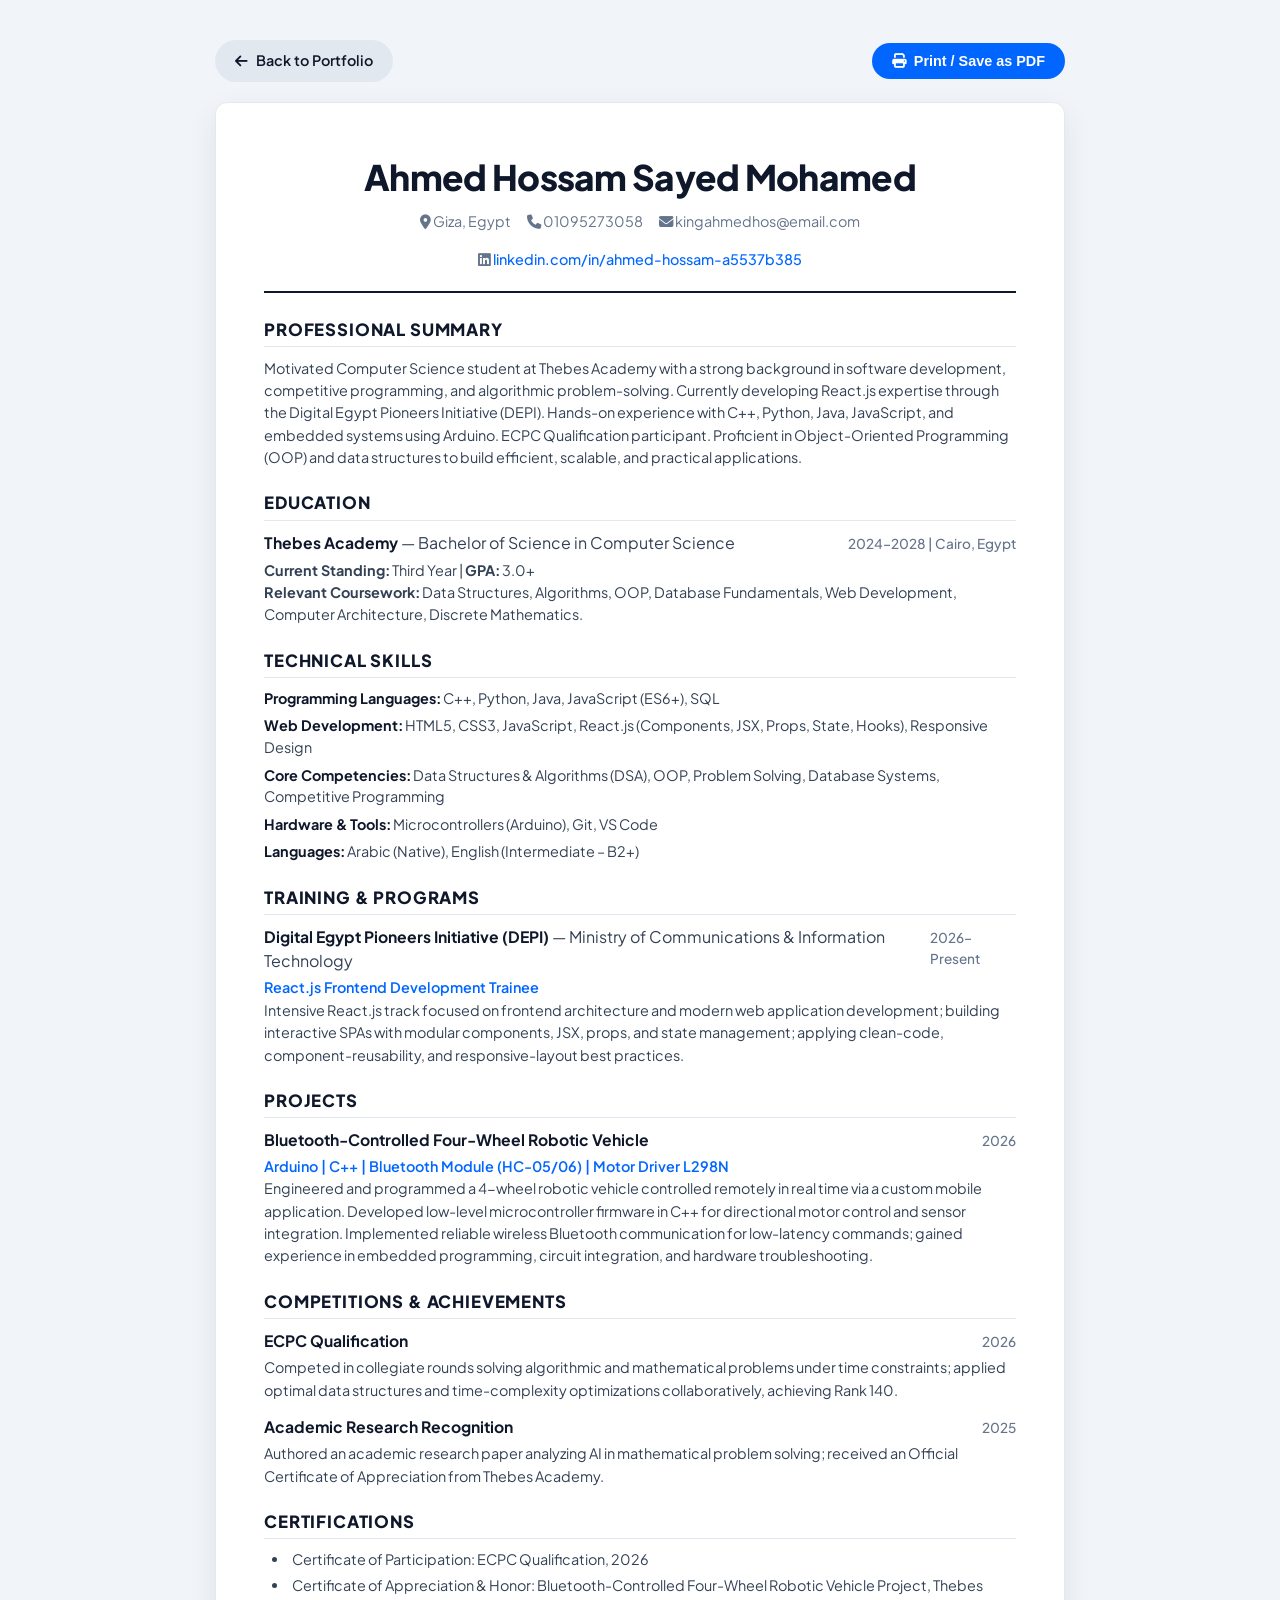
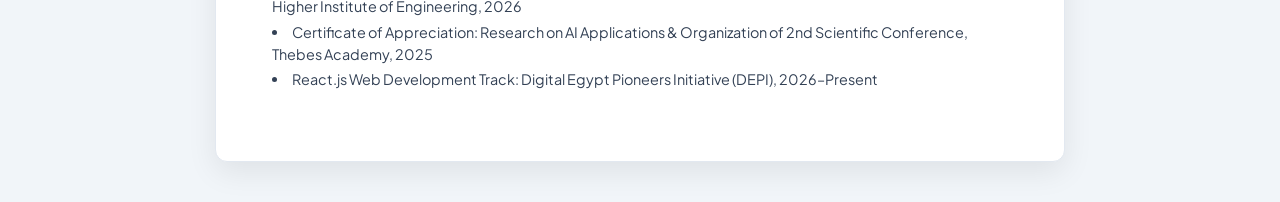
<file: resume.html>
<!DOCTYPE html>
<html lang="en">
<head>
  <meta charset="UTF-8" />
  <meta name="viewport" content="width=device-width, initial-scale=1.0" />
  <title>Ahmed Hossam Sayed Mohamed - Resume / CV</title>
  <link rel="preconnect" href="https://fonts.googleapis.com" />
  <link rel="preconnect" href="https://fonts.gstatic.com" crossorigin />
  <link href="https://fonts.googleapis.com/css2?family=Plus+Jakarta+Sans:wght@300;400;500;600;700;800&display=swap" rel="stylesheet" />
  <link rel="stylesheet" href="https://cdnjs.cloudflare.com/ajax/libs/font-awesome/6.5.1/css/all.min.css" />
  <style>
    :root {
      --primary: #0f172a;
      --accent: #0066FF;
      --text: #334155;
      --text-dark: #0f172a;
      --border: #e2e8f0;
      --bg: #ffffff;
    }
    *, *::before, *::after { box-sizing: border-box; margin: 0; padding: 0; }
    body {
      font-family: 'Plus Jakarta Sans', system-ui, -apple-system, sans-serif;
      background: #f1f5f9;
      color: var(--text);
      line-height: 1.5;
      padding: 40px 16px;
    }
    .cv-container {
      max-width: 850px;
      margin: 0 auto;
      background: #ffffff;
      padding: 48px;
      box-shadow: 0 10px 30px rgba(0,0,0,0.08);
      border-radius: 12px;
      border: 1px solid var(--border);
    }
    .cv-header {
      text-align: center;
      border-bottom: 2px solid var(--primary);
      padding-bottom: 20px;
      margin-bottom: 24px;
    }
    .cv-name {
      font-size: 2.2rem;
      font-weight: 800;
      color: var(--primary);
      margin-bottom: 8px;
      letter-spacing: -0.02em;
    }
    .cv-contact {
      display: flex;
      flex-wrap: wrap;
      justify-content: center;
      gap: 16px;
      font-size: 0.9rem;
      color: #64748b;
    }
    .cv-contact a {
      color: var(--accent);
      text-decoration: none;
      font-weight: 500;
    }
    .cv-section {
      margin-bottom: 22px;
    }
    .cv-section-title {
      font-size: 1.05rem;
      font-weight: 800;
      color: var(--primary);
      text-transform: uppercase;
      letter-spacing: 0.05em;
      border-bottom: 1px solid var(--border);
      padding-bottom: 4px;
      margin-bottom: 10px;
      display: flex;
      align-items: center;
      gap: 8px;
    }
    .cv-item {
      margin-bottom: 14px;
    }
    .cv-item-header {
      display: flex;
      justify-content: space-between;
      align-items: baseline;
      margin-bottom: 4px;
    }
    .cv-item-title {
      font-size: 0.98rem;
      font-weight: 700;
      color: var(--primary);
    }
    .cv-item-subtitle {
      font-size: 0.9rem;
      font-weight: 600;
      color: var(--accent);
    }
    .cv-item-date {
      font-size: 0.85rem;
      color: #64748b;
      font-weight: 500;
    }
    .cv-item-body {
      font-size: 0.9rem;
      color: var(--text);
      line-height: 1.55;
    }
    .cv-list {
      list-style-position: inside;
      padding-left: 8px;
      font-size: 0.9rem;
    }
    .cv-list li {
      margin-bottom: 4px;
    }
    .skills-category {
      font-size: 0.9rem;
      margin-bottom: 6px;
    }
    .skills-category strong {
      color: var(--primary);
    }
    .print-bar {
      max-width: 850px;
      margin: 0 auto 20px;
      display: flex;
      justify-content: space-between;
      align-items: center;
    }
    .btn-action {
      background: var(--accent);
      color: #fff;
      padding: 10px 20px;
      border-radius: 9999px;
      text-decoration: none;
      font-weight: 600;
      font-size: 0.9rem;
      border: none;
      cursor: pointer;
      display: inline-flex;
      align-items: center;
      gap: 8px;
    }
    .btn-action:hover {
      background: #1d4ed8;
    }
    .btn-back {
      background: #e2e8f0;
      color: var(--primary);
    }
    .btn-back:hover {
      background: #cbd5e1;
    }
    @media print {
      body { background: #fff; padding: 0; }
      .print-bar { display: none; }
      .cv-container { box-shadow: none; border: none; padding: 0; }
    }
  </style>
</head>
<body>

  <div class="print-bar">
    <a href="index.html" class="btn-action btn-back"><i class="fa-solid fa-arrow-left"></i> Back to Portfolio</a>
    <button onclick="window.print()" class="btn-action"><i class="fa-solid fa-print"></i> Print / Save as PDF</button>
  </div>

  <div class="cv-container">
    <header class="cv-header">
      <h1 class="cv-name">Ahmed Hossam Sayed Mohamed</h1>
      <div class="cv-contact">
        <span><i class="fa-solid fa-location-dot"></i> Giza, Egypt</span>
        <span><i class="fa-solid fa-phone"></i> 01095273058</span>
        <span><i class="fa-solid fa-envelope"></i> kingahmedhos@email.com</span>
        <span><i class="fa-brands fa-linkedin"></i> <a href="https://linkedin.com/in/ahmed-hossam-a5537b385" target="_blank">linkedin.com/in/ahmed-hossam-a5537b385</a></span>
      </div>
    </header>

    <!-- PROFESSIONAL SUMMARY -->
    <section class="cv-section">
      <h2 class="cv-section-title">Professional Summary</h2>
      <p class="cv-item-body">
        Motivated Computer Science student at Thebes Academy with a strong background in software development, competitive programming, and algorithmic problem-solving. Currently developing React.js expertise through the Digital Egypt Pioneers Initiative (DEPI). Hands-on experience with C++, Python, Java, JavaScript, and embedded systems using Arduino. ECPC Qualification participant. Proficient in Object-Oriented Programming (OOP) and data structures to build efficient, scalable, and practical applications.
      </p>
    </section>

    <!-- EDUCATION -->
    <section class="cv-section">
      <h2 class="cv-section-title">Education</h2>
      <div class="cv-item">
        <div class="cv-item-header">
          <div>
            <span class="cv-item-title">Thebes Academy</span> — Bachelor of Science in Computer Science
          </div>
          <span class="cv-item-date">2024–2028 | Cairo, Egypt</span>
        </div>
        <div class="cv-item-body">
          <strong>Current Standing:</strong> Third Year | <strong>GPA:</strong> 3.0+<br />
          <strong>Relevant Coursework:</strong> Data Structures, Algorithms, OOP, Database Fundamentals, Web Development, Computer Architecture, Discrete Mathematics.
        </div>
      </div>
    </section>

    <!-- TECHNICAL SKILLS -->
    <section class="cv-section">
      <h2 class="cv-section-title">Technical Skills</h2>
      <div class="skills-category">
        <strong>Programming Languages:</strong> C++, Python, Java, JavaScript (ES6+), SQL
      </div>
      <div class="skills-category">
        <strong>Web Development:</strong> HTML5, CSS3, JavaScript, React.js (Components, JSX, Props, State, Hooks), Responsive Design
      </div>
      <div class="skills-category">
        <strong>Core Competencies:</strong> Data Structures & Algorithms (DSA), OOP, Problem Solving, Database Systems, Competitive Programming
      </div>
      <div class="skills-category">
        <strong>Hardware & Tools:</strong> Microcontrollers (Arduino), Git, VS Code
      </div>
      <div class="skills-category">
        <strong>Languages:</strong> Arabic (Native), English (Intermediate – B2+)
      </div>
    </section>

    <!-- TRAINING & PROGRAMS -->
    <section class="cv-section">
      <h2 class="cv-section-title">Training & Programs</h2>
      <div class="cv-item">
        <div class="cv-item-header">
          <div>
            <span class="cv-item-title">Digital Egypt Pioneers Initiative (DEPI)</span> — Ministry of Communications & Information Technology
          </div>
          <span class="cv-item-date">2026–Present</span>
        </div>
        <div class="cv-item-subtitle">React.js Frontend Development Trainee</div>
        <p class="cv-item-body">
          Intensive React.js track focused on frontend architecture and modern web application development; building interactive SPAs with modular components, JSX, props, and state management; applying clean-code, component-reusability, and responsive-layout best practices.
        </p>
      </div>
    </section>

    <!-- PROJECTS -->
    <section class="cv-section">
      <h2 class="cv-section-title">Projects</h2>
      <div class="cv-item">
        <div class="cv-item-header">
          <span class="cv-item-title">Bluetooth-Controlled Four-Wheel Robotic Vehicle</span>
          <span class="cv-item-date">2026</span>
        </div>
        <div class="cv-item-subtitle">Arduino | C++ | Bluetooth Module (HC-05/06) | Motor Driver L298N</div>
        <p class="cv-item-body">
          Engineered and programmed a 4-wheel robotic vehicle controlled remotely in real time via a custom mobile application. Developed low-level microcontroller firmware in C++ for directional motor control and sensor integration. Implemented reliable wireless Bluetooth communication for low-latency commands; gained experience in embedded programming, circuit integration, and hardware troubleshooting.
        </p>
      </div>
    </section>

    <!-- COMPETITIONS & ACHIEVEMENTS -->
    <section class="cv-section">
      <h2 class="cv-section-title">Competitions & Achievements</h2>
      <div class="cv-item">
        <div class="cv-item-header">
          <span class="cv-item-title">ECPC Qualification</span>
          <span class="cv-item-date">2026</span>
        </div>
        <p class="cv-item-body">
          Competed in collegiate rounds solving algorithmic and mathematical problems under time constraints; applied optimal data structures and time-complexity optimizations collaboratively, achieving Rank 140.
        </p>
      </div>
      <div class="cv-item">
        <div class="cv-item-header">
          <span class="cv-item-title">Academic Research Recognition</span>
          <span class="cv-item-date">2025</span>
        </div>
        <p class="cv-item-body">
          Authored an academic research paper analyzing AI in mathematical problem solving; received an Official Certificate of Appreciation from Thebes Academy.
        </p>
      </div>
    </section>

    <!-- CERTIFICATIONS -->
    <section class="cv-section">
      <h2 class="cv-section-title">Certifications</h2>
      <ul class="cv-list">
        <li>Certificate of Participation: ECPC Qualification, 2026</li>
        <li>Certificate of Appreciation & Honor: Bluetooth-Controlled Four-Wheel Robotic Vehicle Project, Thebes Higher Institute of Engineering, 2026</li>
        <li>Certificate of Appreciation: Research on AI Applications & Organization of 2nd Scientific Conference, Thebes Academy, 2025</li>
        <li>React.js Web Development Track: Digital Egypt Pioneers Initiative (DEPI), 2026–Present</li>
      </ul>
    </section>
  </div>

</body>
</html>
</file>
